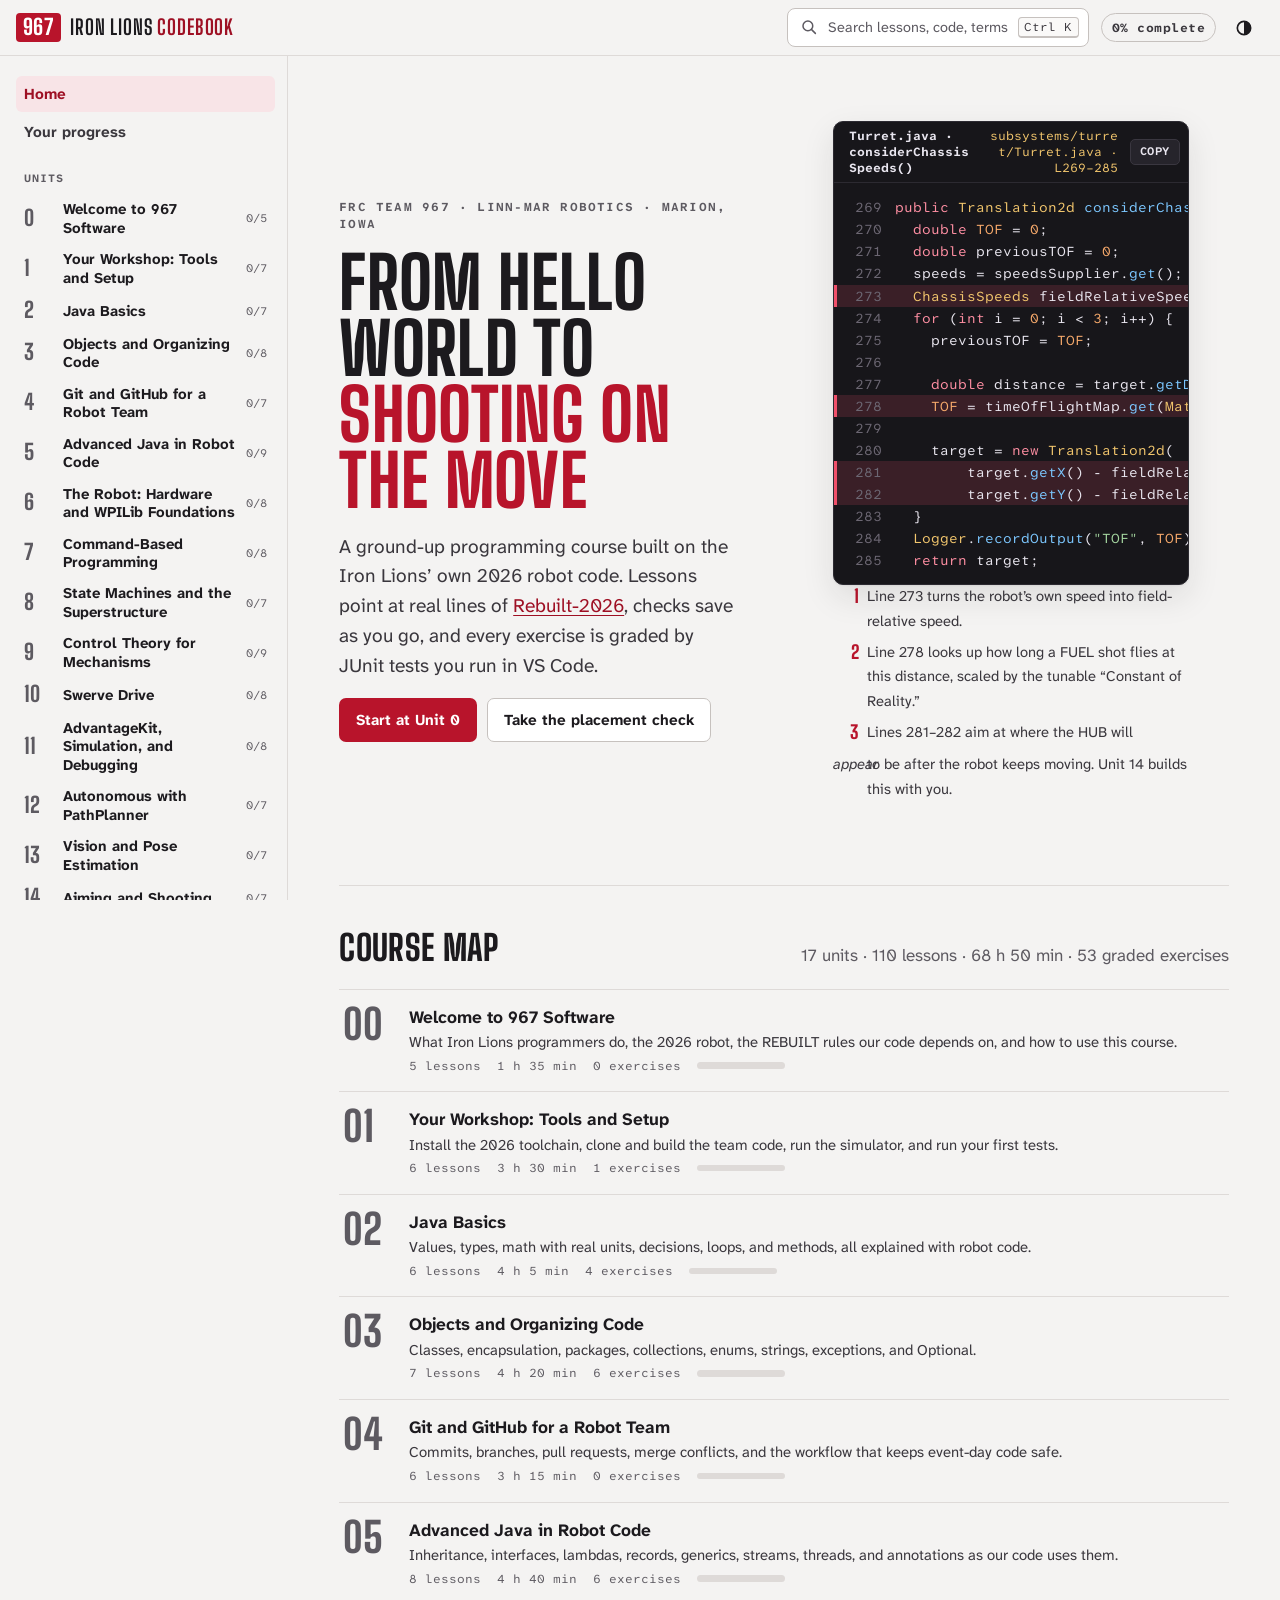
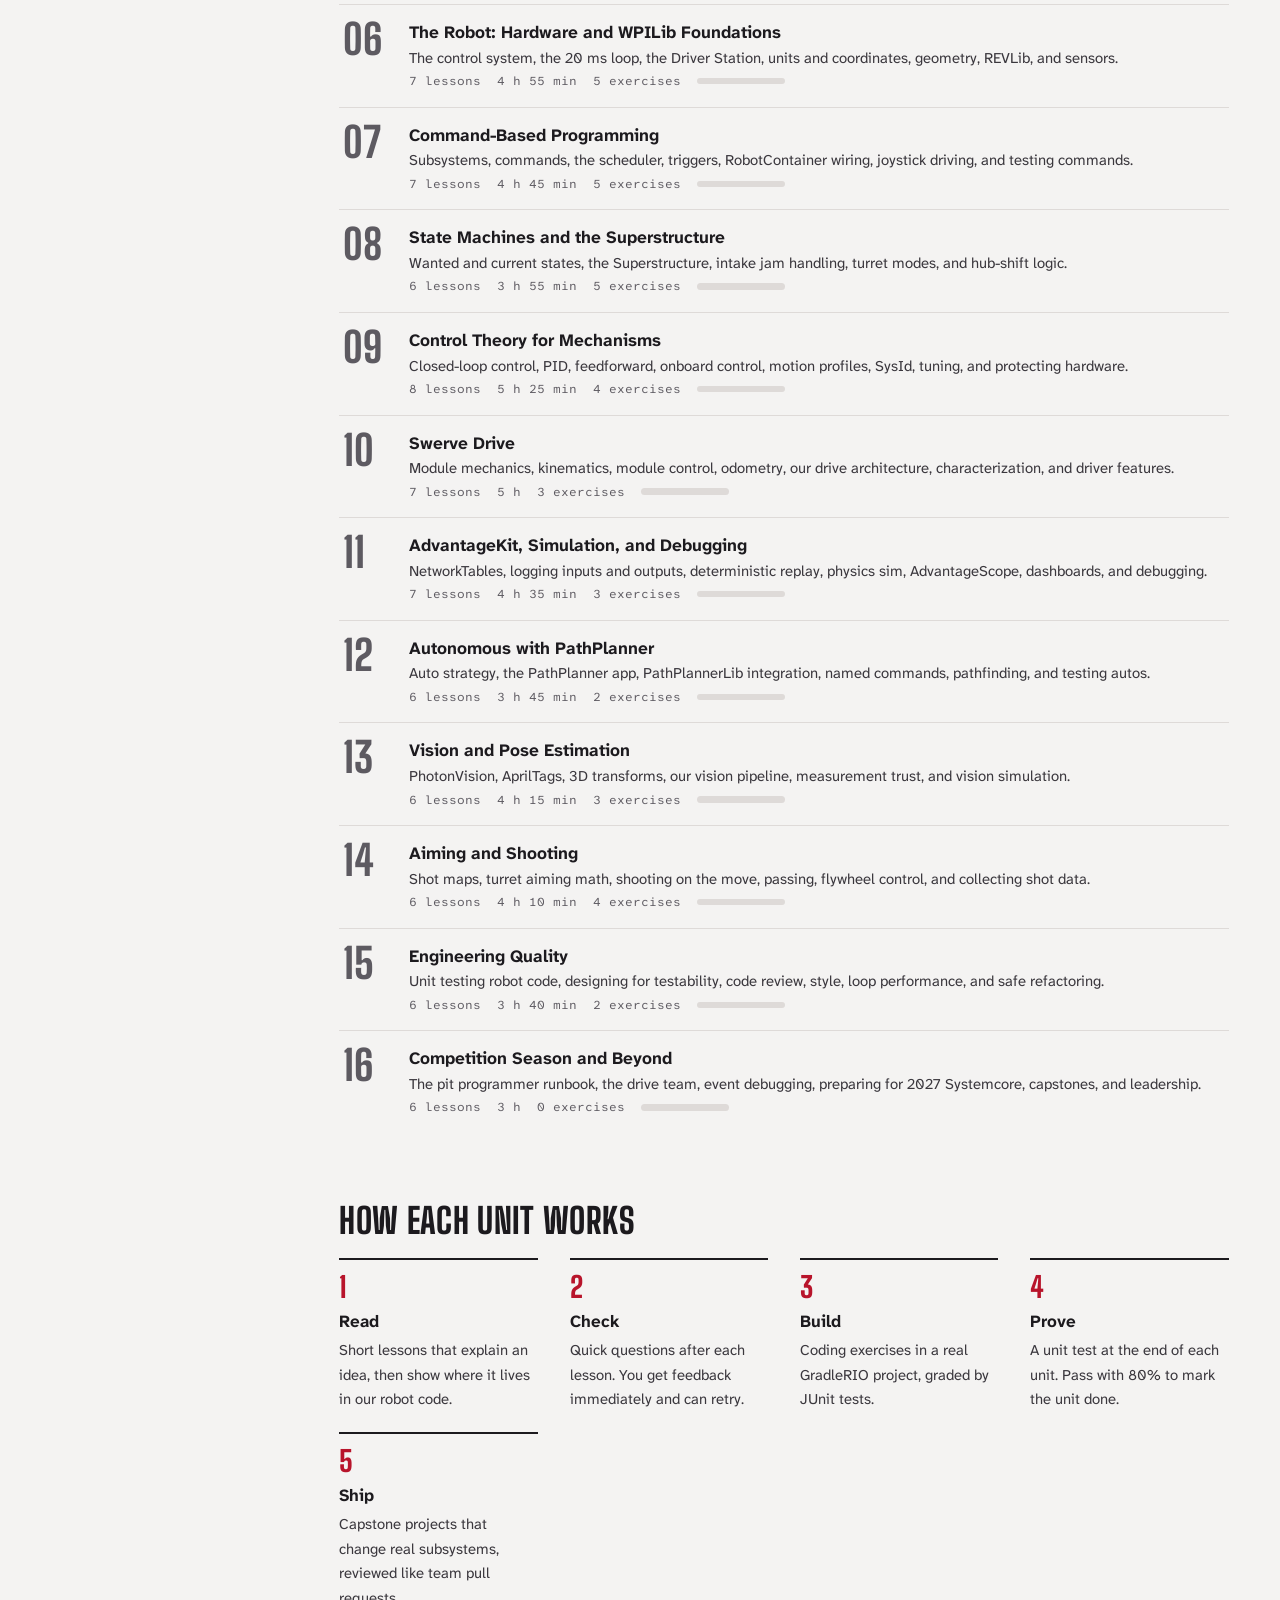
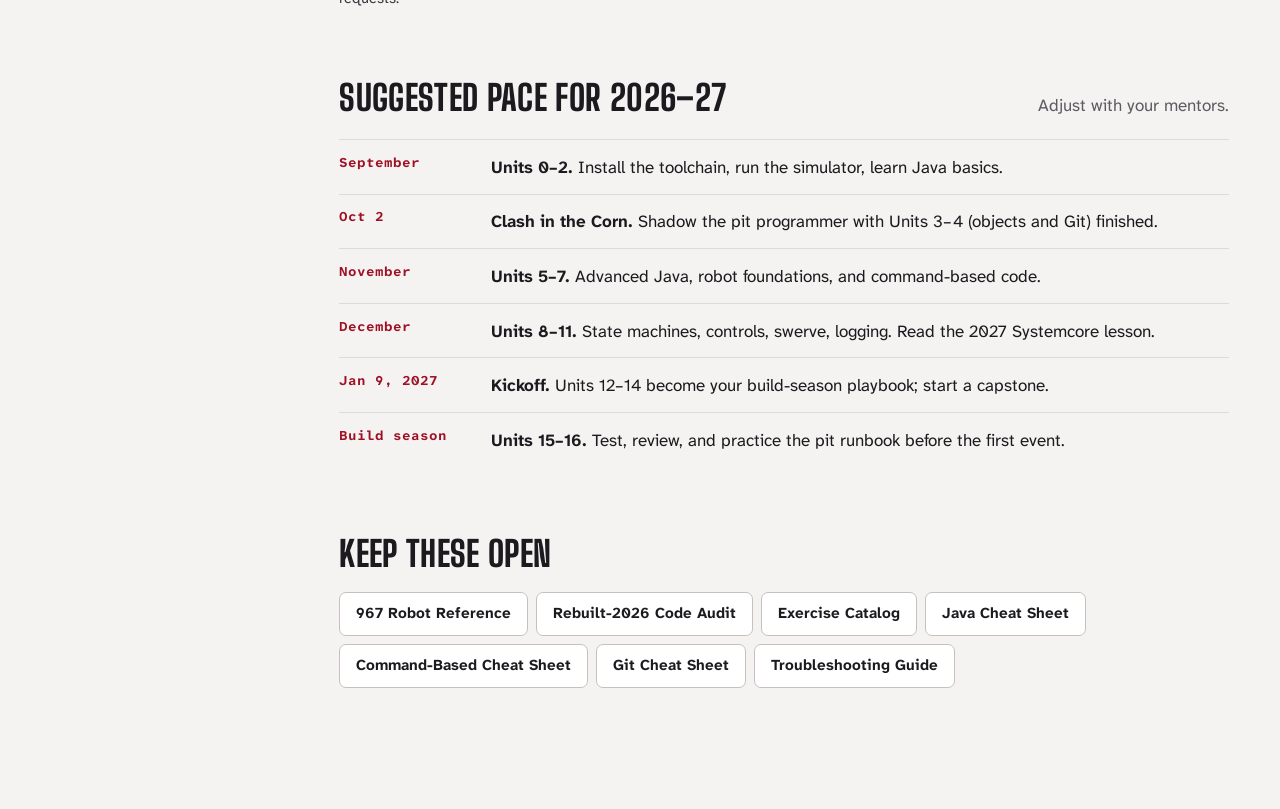
<file: site/index.html>
<!doctype html>
<html lang="en">
<head>
<meta charset="utf-8">
<meta name="viewport" content="width=device-width, initial-scale=1">
<meta name="color-scheme" content="light dark">
<title>Iron Lions Codebook</title>
<meta name="description" content="Programming for FRC Team 967, from your first line of Java to shooting on the move">
<!-- Built 2026-09-12T03:59:29.657Z from Rebuilt-2026@fe04405 -->
<script>
try {
  var pinned = localStorage.getItem('codebook:theme');
  if (pinned === 'light' || pinned === 'dark') {
    document.documentElement.setAttribute('data-theme', pinned);
    document.querySelector('meta[name="color-scheme"]').content = pinned;
  }
} catch (e) {}
</script>
<link rel="preconnect" href="https://fonts.googleapis.com">
<link rel="preconnect" href="https://fonts.gstatic.com" crossorigin>
<link rel="stylesheet" href="https://fonts.googleapis.com/css2?family=Big+Shoulders+Display:wght@700;800&display=swap">
<link rel="stylesheet" href="https://fonts.googleapis.com/css2?family=Atkinson+Hyperlegible+Next:ital,wght@0,400;0,700;1,400&display=swap">
<link rel="stylesheet" href="https://fonts.googleapis.com/css2?family=Atkinson+Hyperlegible+Mono:wght@400;700&display=swap">
<link rel="stylesheet" href="assets/app.css?v=mtxuw516">
</head>
<body>
<a class="skip-link" href="#main">Skip to content</a>
<header class="topbar">
  <button class="icon-btn nav-open" type="button" aria-controls="nav-dialog" aria-expanded="false" aria-label="Course menu"><svg aria-hidden="true" viewBox="0 0 24 24" width="22" height="22"><path d="M4 6h16M4 12h16M4 18h16" fill="none" stroke="currentColor" stroke-width="2" stroke-linecap="round"/></svg></button>
  <a class="brand" href="#/" aria-label="Iron Lions Codebook home">
    <span class="brand-mark" aria-hidden="true">967</span>
    <span class="brand-name">Iron Lions <span class="brand-strong">Codebook</span></span>
  </a>
  <button class="search-open" type="button" aria-haspopup="dialog" aria-controls="search-dialog"><svg aria-hidden="true" viewBox="0 0 24 24" width="18" height="18"><circle cx="10.5" cy="10.5" r="6.5" fill="none" stroke="currentColor" stroke-width="2"/><path d="m15.5 15.5 5 5" fill="none" stroke="currentColor" stroke-width="2" stroke-linecap="round"/></svg><span class="search-open-label">Search lessons, code, terms</span><kbd class="search-kbd">Ctrl K</kbd></button>
  <div class="topbar-end">
    <a class="progress-pill" id="progress-pill" href="#/progress">0% complete</a>
    <button class="icon-btn theme-toggle" type="button" aria-pressed="false" hidden><svg aria-hidden="true" viewBox="0 0 24 24" width="20" height="20"><circle cx="12" cy="12" r="8" fill="none" stroke="currentColor" stroke-width="2"/><path d="M12 4a8 8 0 0 1 0 16z" fill="currentColor"/></svg><span class="visually-hidden theme-toggle-label">Switch theme</span></button>
  </div>
</header>
<div class="layout">
  <nav class="sidebar" id="sidebar" aria-label="Course"></nav>
  <main class="main" id="main" tabindex="-1">
    <div class="view" id="view"><p class="loading">Loading the Codebook…</p></div>
    <noscript><p class="loading">The Codebook needs JavaScript for navigation, quizzes, and progress tracking.</p></noscript>
  </main>
  <aside class="toc" id="toc" aria-label="On this page"></aside>
</div>
<dialog class="nav-dialog" id="nav-dialog" aria-label="Course menu" closedby="any">
  <div class="nav-dialog-head"><span class="nav-dialog-title">Course menu</span><button class="btn btn-quiet nav-close" type="button">Close</button></div>
  <div class="nav-dialog-body"></div>
</dialog>
<dialog class="search-dialog" id="search-dialog" aria-labelledby="search-label" closedby="any">
  <div class="search-head">
    <svg aria-hidden="true" viewBox="0 0 24 24" width="18" height="18"><circle cx="10.5" cy="10.5" r="6.5" fill="none" stroke="currentColor" stroke-width="2"/><path d="m15.5 15.5 5 5" fill="none" stroke="currentColor" stroke-width="2" stroke-linecap="round"/></svg>
    <label class="visually-hidden" id="search-label" for="search-input">Search the course</label>
    <input class="search-input" id="search-input" type="search" placeholder="Try “odometry”, “CAN ID”, or “Superstructure”" autocomplete="off" spellcheck="false" enterkeyhint="search">
    <button class="btn btn-quiet search-close" type="button">Close</button>
  </div>
  <p class="search-status" id="search-status" aria-live="polite"></p>
  <ol class="search-results" id="search-results"></ol>
</dialog>
<div class="toast" id="toast" role="status" aria-live="polite" hidden></div>
<script src="assets/course-index.js?v=mtxuw516"></script>
<script src="assets/app.js?v=mtxuw516"></script>
<script src="assets/quiz.js?v=mtxuw516"></script>
<script src="assets/extras.js?v=mtxuw516"></script>
</body>
</html>
</file>
<file: site/assets/app.css>
/* Iron Lions Codebook — "pit binder" design system. Light tokens on :root; dark tokens for system-dark
   (unless pinned light) and for data-theme="dark". Components only ever read tokens. */
:root {
  color-scheme: light dark;
  --ground: #f4f3f2;
  --surface: #ffffff;
  --raised: #faf9f8;
  --ink: #1c1a1e;
  --ink-2: #3a373d;
  --muted: #5d5a61;
  --rule: #dedad8;
  --rule-strong: #c6c1be;
  --inline-code: #ebe8e6;
  --accent: #b8142b;
  --accent-hover: #9c0f23;
  --accent-ink: #ffffff;
  --accent-soft: #f8e4e7;
  --accent-text: #9e1024;
  --pass: #1d7a4b;
  --pass-soft: #e1f2e8;
  --fail: #b3261e;
  --fail-soft: #fbe6e4;
  --warn: #855600;
  --warn-soft: #fbf0d9;
  --info: #2a5db0;
  --info-soft: #e4ecfa;
  --focus: #1b56c9;
  --backdrop: rgba(18, 16, 20, 0.45);
  --shadow: 0 1px 2px rgba(28, 26, 30, 0.06), 0 12px 32px rgba(28, 26, 30, 0.1);
  --code-bg: #17161a;
  --code-ink: #e9e6ef;
  --code-muted: #8f8a96;
  --code-rule: #2c2a31;
  --code-hl: rgba(240, 80, 106, 0.16);
  --font-display: "Big Shoulders Display", "Arial Narrow", "Roboto Condensed", "Helvetica Neue", Arial, sans-serif;
  --font-body: "Atkinson Hyperlegible Next", system-ui, -apple-system, "Segoe UI", Roboto, sans-serif;
  --font-mono: "Atkinson Hyperlegible Mono", ui-monospace, "Cascadia Code", "SF Mono", Consolas, monospace;
  --topbar-h: 3.5rem;
  accent-color: var(--accent);
}
@media (prefers-color-scheme: dark) {
  :root:not([data-theme="light"]) {
    --ground: #131215;
    --surface: #1b1a1e;
    --raised: #211f25;
    --ink: #edeae7;
    --ink-2: #d5d1ce;
    --muted: #a6a2a9;
    --rule: #33303a;
    --rule-strong: #4a4650;
    --inline-code: #2a282e;
    --accent: #f0506a;
    --accent-hover: #ff6d84;
    --accent-ink: #1a0508;
    --accent-soft: #3a1820;
    --accent-text: #ff8b9d;
    --pass: #4cc38a;
    --pass-soft: #15301f;
    --fail: #ff7b72;
    --fail-soft: #3a1816;
    --warn: #e3b341;
    --warn-soft: #33280e;
    --info: #7aa7ff;
    --info-soft: #172439;
    --focus: #8ab4ff;
    --backdrop: rgba(0, 0, 0, 0.6);
    --shadow: 0 1px 2px rgba(0, 0, 0, 0.4), 0 12px 32px rgba(0, 0, 0, 0.45);
    --code-bg: #0e0d10;
    --code-rule: #26242a;
  }
}
:root[data-theme="dark"] {
  color-scheme: dark;
  --ground: #131215;
  --surface: #1b1a1e;
  --raised: #211f25;
  --ink: #edeae7;
  --ink-2: #d5d1ce;
  --muted: #a6a2a9;
  --rule: #33303a;
  --rule-strong: #4a4650;
  --inline-code: #2a282e;
  --accent: #f0506a;
  --accent-hover: #ff6d84;
  --accent-ink: #1a0508;
  --accent-soft: #3a1820;
  --accent-text: #ff8b9d;
  --pass: #4cc38a;
  --pass-soft: #15301f;
  --fail: #ff7b72;
  --fail-soft: #3a1816;
  --warn: #e3b341;
  --warn-soft: #33280e;
  --info: #7aa7ff;
  --info-soft: #172439;
  --focus: #8ab4ff;
  --backdrop: rgba(0, 0, 0, 0.6);
  --shadow: 0 1px 2px rgba(0, 0, 0, 0.4), 0 12px 32px rgba(0, 0, 0, 0.45);
  --code-bg: #0e0d10;
  --code-rule: #26242a;
}
:root[data-theme="light"] { color-scheme: light; }

*, *::before, *::after { box-sizing: border-box; }
html { scroll-padding-top: calc(var(--topbar-h) + 1rem); -webkit-text-size-adjust: 100%; }
body {
  margin: 0;
  background: var(--ground);
  color: var(--ink);
  font: 400 1.0625rem/1.65 var(--font-body);
  text-rendering: optimizeLegibility;
}
img, svg { max-width: 100%; }
:focus-visible { outline: 3px solid var(--focus); outline-offset: 2px; }
.visually-hidden:where(:not(:focus-within, :active)) {
  position: absolute !important; clip-path: inset(50%) !important; overflow: hidden !important;
  width: 1px !important; height: 1px !important; margin: -1px !important; padding: 0 !important;
  border: 0 !important; white-space: nowrap !important;
}
.skip-link {
  position: fixed; left: 1rem; top: -4rem; z-index: 100; padding: 0.6rem 1rem;
  background: var(--ink); color: var(--ground); border-radius: 6px; font-weight: 700;
}
.skip-link:focus { top: 0.75rem; }

/* ---------- top bar ---------- */
.topbar {
  position: sticky; top: 0; z-index: 30; display: flex; align-items: center; gap: 0.75rem;
  height: var(--topbar-h); padding: 0 1rem;
  background: var(--ground); background: color-mix(in srgb, var(--ground) 90%, transparent);
  backdrop-filter: saturate(1.2) blur(10px); border-bottom: 1px solid var(--rule);
}
.icon-btn {
  display: inline-grid; place-items: center; width: 2.5rem; height: 2.5rem; padding: 0;
  border: 1px solid transparent; border-radius: 8px; background: none; color: var(--ink); cursor: pointer;
}
.icon-btn:hover { background: var(--raised); border-color: var(--rule); }
.nav-open { display: none; }
.brand { display: flex; align-items: center; gap: 0.6rem; color: var(--ink); text-decoration: none; margin-right: auto; }
.brand-mark {
  font: 800 1.35rem/1 var(--font-display); letter-spacing: 0.02em; color: #fff; background: var(--accent);
  padding: 0.28rem 0.42rem 0.2rem; border-radius: 4px;
}
:root[data-theme="dark"] .brand-mark { color: #1a0508; }
@media (prefers-color-scheme: dark) { :root:not([data-theme="light"]) .brand-mark { color: #1a0508; } }
.brand-name { font: 700 1.3rem/1 var(--font-display); letter-spacing: 0.04em; text-transform: uppercase; }
.brand-strong { color: var(--accent-text); }
.search-open {
  display: flex; align-items: center; gap: 0.6rem; min-width: 16rem; height: 2.4rem; padding: 0 0.6rem 0 0.75rem;
  border: 1px solid var(--rule-strong); border-radius: 8px; background: var(--surface); color: var(--muted);
  font: 0.9rem var(--font-body); cursor: pointer;
}
.search-open:hover { color: var(--ink); border-color: var(--ink-2); }
.search-open-label { flex: 1; text-align: left; }
.search-kbd, kbd {
  font: 0.75rem/1 var(--font-mono); padding: 0.2rem 0.35rem; border: 1px solid var(--rule-strong);
  border-bottom-width: 2px; border-radius: 4px; background: var(--raised); color: var(--ink-2);
}
.topbar-end { display: flex; align-items: center; gap: 0.5rem; }
.progress-pill {
  font: 700 0.78rem var(--font-mono); letter-spacing: 0.04em; color: var(--ink-2); text-decoration: none;
  padding: 0.35rem 0.6rem; border: 1px solid var(--rule-strong); border-radius: 999px; font-variant-numeric: tabular-nums;
  white-space: nowrap;
}
.progress-pill:hover { border-color: var(--ink-2); }

/* ---------- layout ---------- */
.layout {
  display: grid; grid-template-columns: 18rem minmax(0, 1fr) 14.5rem; max-width: 92rem; margin: 0 auto;
}
.sidebar {
  position: sticky; top: var(--topbar-h); height: calc(100vh - var(--topbar-h)); overflow-y: auto;
  padding: 1.25rem 0.75rem 4rem 1rem; border-right: 1px solid var(--rule); scrollbar-width: thin;
}
.main { min-width: 0; padding: 2.5rem clamp(1rem, 4vw, 3.5rem) 6rem; outline: none; }
.view { max-width: 45rem; margin: 0 auto; }
.view.view-wide { max-width: 72rem; }
.toc {
  position: sticky; top: var(--topbar-h); height: calc(100vh - var(--topbar-h)); overflow-y: auto;
  padding: 2.75rem 1rem 3rem 0.5rem; scrollbar-width: thin;
}
.loading { color: var(--muted); }
@media (min-width: 1241px) {
  .layout.no-toc { grid-template-columns: 18rem minmax(0, 1fr); }
  .layout.no-toc .toc { display: none; }
}
@media (max-width: 1240px) {
  .layout { grid-template-columns: 17rem minmax(0, 1fr); }
  .toc { display: none; }
}
@media (max-width: 900px) {
  .layout { grid-template-columns: minmax(0, 1fr); }
  .sidebar { display: none; }
  .nav-open { display: inline-grid; }
  .search-open { min-width: 0; }
  .search-open-label, .search-kbd { display: none; }
  .brand-name { font-size: 1.1rem; }
}
@media (max-width: 520px) {
  .progress-pill { display: none; }
  .brand-name { display: none; }
}

/* ---------- sidebar navigation ---------- */
.nav-list, .nav-lessons { list-style: none; margin: 0; padding: 0; }
.nav-top { display: grid; gap: 0.15rem; margin-bottom: 1rem; }
.nav-top a { display: block; padding: 0.35rem 0.5rem; border-radius: 6px; color: var(--ink-2); text-decoration: none; font-weight: 700; font-size: 0.95rem; }
.nav-top a:hover { background: var(--raised); }
.nav-top a[aria-current="page"] { background: var(--accent-soft); color: var(--accent-text); }
.nav-heading { font: 700 0.7rem var(--font-mono); letter-spacing: 0.1em; text-transform: uppercase; color: var(--muted); margin: 1.25rem 0.5rem 0.5rem; }
.nav-unit-toggle {
  display: grid; grid-template-columns: 2.1rem minmax(0, 1fr) auto; align-items: center; gap: 0.35rem; width: 100%;
  padding: 0.4rem 0.5rem; border: 0; border-radius: 6px; background: none; color: var(--ink); text-align: left;
  font: 700 0.93rem/1.25 var(--font-body); cursor: pointer;
}
.nav-unit-toggle:hover { background: var(--raised); }
.nav-unit-num { font: 800 1.35rem/1 var(--font-display); color: var(--muted); font-variant-numeric: tabular-nums; }
.nav-unit.is-current .nav-unit-num { color: var(--accent); }
.nav-unit-meter { font: 0.72rem var(--font-mono); color: var(--muted); font-variant-numeric: tabular-nums; }
.nav-lessons { margin: 0.1rem 0 0.6rem 2.35rem; border-left: 1px solid var(--rule); }
.nav-link {
  display: flex; align-items: baseline; gap: 0.5rem; padding: 0.3rem 0.5rem 0.3rem 0.65rem; color: var(--ink-2);
  text-decoration: none; font-size: 0.9rem; line-height: 1.35; border-radius: 0 6px 6px 0;
}
.nav-link:hover { background: var(--raised); color: var(--ink); }
.nav-link[aria-current="page"] { background: var(--accent-soft); color: var(--accent-text); font-weight: 700; }
.nav-status {
  flex: none; width: 0.6rem; height: 0.6rem; border-radius: 50%; border: 1.5px solid var(--rule-strong); transform: translateY(0.05rem);
}
.nav-status[data-status="started"] { border-color: var(--pass); background: linear-gradient(90deg, var(--pass) 50%, transparent 50%); }
.nav-status[data-status="done"] { border-color: var(--pass); background: var(--pass); }
.nav-kind { font: 0.68rem var(--font-mono); color: var(--muted); margin-left: auto; text-transform: uppercase; letter-spacing: 0.06em; }

/* ---------- on this page ---------- */
.toc-title { font: 700 0.7rem var(--font-mono); letter-spacing: 0.1em; text-transform: uppercase; color: var(--muted); margin: 0 0 0.6rem; }
.toc-list { list-style: none; margin: 0; padding: 0; display: grid; gap: 0.1rem; }
.toc-link { display: block; padding: 0.2rem 0 0.2rem 0.75rem; font-size: 0.84rem; line-height: 1.35; color: var(--muted); text-decoration: none; border-left: 2px solid var(--rule); }
.toc-link.toc-l3 { padding-left: 1.5rem; }
.toc-link:hover { color: var(--ink); }
.toc-link[aria-current="true"] { color: var(--ink); border-left-color: var(--accent); font-weight: 700; }

/* ---------- content typography ---------- */
.view h2 { font: 700 1.6rem/1.2 var(--font-body); letter-spacing: -0.01em; margin: 3rem 0 0.75rem; text-wrap: balance; }
.view h3 { font: 700 1.2rem/1.3 var(--font-body); margin: 2.25rem 0 0.5rem; text-wrap: balance; }
.view h4 { font: 700 1rem/1.3 var(--font-body); margin: 1.75rem 0 0.4rem; }
.view h2:focus, .view h3:focus { outline: none; }
.view p, .view ul, .view ol { margin: 0 0 1.1rem; }
.view li { margin: 0.3rem 0; }
.view li > ul, .view li > ol { margin: 0.3rem 0; }
.view a { color: var(--accent-text); text-decoration-thickness: 1px; text-underline-offset: 0.18em; }
.view a:hover { text-decoration-thickness: 2px; }
.view a.repo-link::after { content: "↗"; font-size: 0.8em; margin-left: 0.15em; }
.view strong { font-weight: 700; color: var(--ink); }
.view hr { border: 0; border-top: 1px solid var(--rule); margin: 2.5rem 0; }
.view blockquote { margin: 1.5rem 0; padding: 0.25rem 0 0.25rem 1.25rem; border-left: 3px solid var(--rule-strong); color: var(--ink-2); }
:not(pre) > code {
  font: 0.88em var(--font-mono); padding: 0.08em 0.35em; border-radius: 4px; background: var(--inline-code);
  border: 1px solid var(--rule); overflow-wrap: anywhere;
}
.missing { color: var(--fail); font-weight: 700; }

/* ---------- page header & footer ---------- */
.page-head { margin-bottom: 2.25rem; }
.eyebrow { display: flex; flex-wrap: wrap; gap: 0.35rem 0.75rem; font: 700 0.75rem/1.3 var(--font-mono); letter-spacing: 0.09em; text-transform: uppercase; color: var(--muted); margin: 0; }
.eyebrow a { color: var(--accent-text); text-decoration: none; }
.page-title { font: 800 clamp(2.5rem, 5.4vw, 3.6rem)/0.98 var(--font-display); letter-spacing: 0.005em; margin: 0.55rem 0 0.85rem; text-wrap: balance; }
.page-summary { font-size: 1.2rem; line-height: 1.5; color: var(--ink-2); margin: 0 0 1.25rem; max-width: 40rem; }
.meta-row {
  display: flex; flex-wrap: wrap; gap: 0.35rem 1.4rem; margin: 0; padding: 0.7rem 0; list-style: none;
  border-top: 1px solid var(--rule); border-bottom: 1px solid var(--rule); font: 0.84rem var(--font-mono); color: var(--muted);
  font-variant-numeric: tabular-nums;
}
.meta-row li { margin: 0; }
.meta-row strong { color: var(--ink); }
.file-chips { display: flex; flex-wrap: wrap; gap: 0.4rem; margin: 0.9rem 0 0; padding: 0; list-style: none; }
.file-chips li { margin: 0; }
.chip {
  display: inline-block; font: 0.76rem/1.4 var(--font-mono); padding: 0.18rem 0.5rem; border: 1px solid var(--rule-strong);
  border-radius: 4px; color: var(--ink-2); background: var(--surface); text-decoration: none;
}
.view a.chip { color: var(--ink-2); }
.view a.chip:hover { border-color: var(--ink-2); color: var(--ink); }
.objectives { margin: 1.5rem 0 0; padding: 1rem 1.25rem 0.4rem; background: var(--raised); border: 1px solid var(--rule); border-radius: 8px; }
.objectives-title { font: 700 0.72rem var(--font-mono); letter-spacing: 0.09em; text-transform: uppercase; color: var(--muted); margin: 0 0 0.4rem; }
.objectives ul { padding-left: 1.1rem; }
.page-foot { margin-top: 4.5rem; padding-top: 1.5rem; border-top: 2px solid var(--ink); display: grid; gap: 1.5rem; }
.complete-row { display: flex; flex-wrap: wrap; align-items: center; gap: 0.75rem 1rem; }
.complete-note { color: var(--muted); font-size: 0.9rem; margin: 0; }
.pager { display: grid; grid-template-columns: 1fr 1fr; gap: 1rem; }
.pager-link {
  display: grid; gap: 0.2rem; padding: 0.9rem 1rem; border: 1px solid var(--rule-strong); border-radius: 8px;
  background: var(--surface); color: var(--ink); text-decoration: none;
}
.view a.pager-link { color: var(--ink); text-decoration: none; }
.pager-link:hover { border-color: var(--ink-2); }
.pager-link.next { grid-column: 2; text-align: right; }
.pager-label { font: 700 0.7rem var(--font-mono); letter-spacing: 0.09em; text-transform: uppercase; color: var(--muted); }
.pager-title { font-weight: 700; line-height: 1.3; }

/* ---------- buttons & toast ---------- */
.btn {
  display: inline-flex; align-items: center; justify-content: center; gap: 0.45rem; min-height: 2.75rem; padding: 0.55rem 1rem;
  border: 1px solid transparent; border-radius: 7px; font: 700 0.95rem/1.2 var(--font-body); cursor: pointer; text-decoration: none;
}
.btn-primary { background: var(--accent); color: var(--accent-ink); }
.btn-primary:hover { background: var(--accent-hover); }
.btn-quiet { background: var(--surface); color: var(--ink); border-color: var(--rule-strong); }
.btn-quiet:hover { border-color: var(--ink-2); }
.view a.btn-primary { color: var(--accent-ink); }
.view a.btn-quiet { color: var(--ink); }
.btn[aria-pressed="true"] { background: var(--pass-soft); border-color: var(--pass); color: var(--ink); }
.btn:disabled { opacity: 0.55; cursor: not-allowed; }
.toast {
  position: fixed; left: 50%; bottom: 1.5rem; z-index: 60; transform: translateX(-50%); max-width: calc(100vw - 2rem);
  padding: 0.7rem 1rem; border-radius: 8px; background: var(--ink); color: var(--ground); font-weight: 700; box-shadow: var(--shadow);
}

/* ---------- code blocks (always dark) ---------- */
.code-block {
  color-scheme: dark; position: relative; margin: 1.5rem 0; background: var(--code-bg); color: var(--code-ink);
  border: 1px solid var(--code-rule); border-radius: 10px; overflow: hidden;
}
.code-cap {
  display: flex; align-items: center; gap: 0.75rem; min-height: 2.4rem; padding: 0.35rem 0.5rem 0.35rem 0.9rem;
  border-bottom: 1px solid var(--code-rule); font: 0.78rem/1.3 var(--font-mono); color: var(--code-muted);
}
.code-title { color: var(--code-ink); font-weight: 700; overflow-wrap: anywhere; }
.code-lang { margin-left: auto; text-transform: uppercase; letter-spacing: 0.08em; }
.code-src { margin-left: auto; color: #f2c66d; text-decoration: none; overflow-wrap: anywhere; text-align: right; }
.view a.code-src { color: #f2c66d; }
.code-src:hover { text-decoration: underline; }
.copy-btn {
  flex: none; font: 700 0.72rem var(--font-mono); letter-spacing: 0.05em; text-transform: uppercase; color: var(--code-ink);
  background: #26242b; border: 1px solid #3a3740; border-radius: 5px; padding: 0.3rem 0.55rem; cursor: pointer;
}
.copy-btn:hover { background: #33303a; }
.code-block > .copy-btn { position: absolute; top: 0.45rem; right: 0.5rem; z-index: 1; }
.code-cap + pre .copy-btn { display: none; }
pre.code { margin: 0; padding: 0.85rem 0; overflow-x: auto; font: 0.86rem/1.6 var(--font-mono); tab-size: 4; background: none; color: inherit; }
pre.code code { font: inherit; display: block; min-width: max-content; }
.line { display: block; min-height: 1.6em; padding: 0 1rem; white-space: pre; }
.numbered .line::before {
  content: attr(data-n); display: inline-block; width: 3.5ch; margin-right: 1.5ch; text-align: right; color: #6c6773; user-select: none;
}
.line.hl { background: var(--code-hl); box-shadow: inset 3px 0 0 #f0506a; }
.tk-kw, .tk-lit { color: #ff8fa3; }
.tk-ty { color: #f2c66d; }
.tk-fn { color: #7cc7ff; }
.tk-str { color: #a5d6a0; }
.tk-num, .tk-const { color: #f6a96b; }
.tk-com { color: #8f8a96; font-style: italic; }
.tk-ann, .tk-var { color: #c9a6ff; }
.tk-key { color: #7cc7ff; }
.tk-flag { color: #f2c66d; }
.tk-ins { color: #a5d6a0; }
.tk-del { color: #ff8fa3; }
.tk-hunk { color: #7cc7ff; }

/* ---------- callouts, details, tables, steps, tasks, diagrams ---------- */
.callout { margin: 1.75rem 0; padding: 0.9rem 1.2rem 0.2rem; border: 1px solid var(--rule); border-radius: 8px; background: var(--raised); }
.callout-title { display: flex; align-items: center; gap: 0.5rem; margin: 0 0 0.35rem; font: 700 0.74rem/1.3 var(--font-mono); letter-spacing: 0.09em; text-transform: uppercase; color: var(--muted); }
.callout > :last-child { margin-bottom: 0.9rem; }
.callout-tip { background: var(--pass-soft); border-color: color-mix(in srgb, var(--pass) 30%, transparent); }
.callout-tip .callout-title { color: var(--pass); }
.callout-info, .callout-note { background: var(--info-soft); border-color: color-mix(in srgb, var(--info) 28%, transparent); }
.callout-info .callout-title, .callout-note .callout-title { color: var(--info); }
.callout-warning { background: var(--warn-soft); border-color: color-mix(in srgb, var(--warn) 35%, transparent); }
.callout-warning .callout-title { color: var(--warn); }
.callout-danger { background: var(--fail-soft); border-color: color-mix(in srgb, var(--fail) 35%, transparent); }
.callout-danger .callout-title { color: var(--fail); }
.callout-team { background: var(--accent-soft); border-color: color-mix(in srgb, var(--accent) 30%, transparent); }
.callout-team .callout-title { color: var(--accent-text); }
.callout-team .callout-title::before {
  content: "967"; font: 800 0.9rem/1 var(--font-display); letter-spacing: 0.02em; color: var(--accent-ink); background: var(--accent);
  padding: 0.18rem 0.3rem 0.12rem; border-radius: 3px;
}
.callout-try { background: var(--surface); border-style: dashed; border-color: var(--rule-strong); }
.details { margin: 1.25rem 0; border: 1px solid var(--rule); border-radius: 8px; background: var(--surface); }
.details > summary { cursor: pointer; padding: 0.7rem 1rem; font-weight: 700; }
.details-body { padding: 0 1rem 0.2rem; }
.table-wrap { margin: 1.5rem 0; overflow-x: auto; }
.view table { width: 100%; border-collapse: collapse; font-size: 0.93rem; font-variant-numeric: tabular-nums; }
.view th { text-align: left; font: 700 0.72rem/1.3 var(--font-mono); letter-spacing: 0.07em; text-transform: uppercase; color: var(--muted); border-bottom: 2px solid var(--ink); padding: 0.5rem 0.65rem; vertical-align: bottom; }
.view td { padding: 0.55rem 0.65rem; border-bottom: 1px solid var(--rule); vertical-align: top; }
.steps > ol { list-style: none; counter-reset: step; padding-left: 0; }
.steps > ol > li { counter-increment: step; position: relative; padding-left: 2.9rem; margin: 1.2rem 0; }
.steps > ol > li::before { content: counter(step); position: absolute; left: 0; top: -0.1rem; width: 2rem; text-align: right; font: 800 1.7rem/1 var(--font-display); color: var(--accent); }
.task-list { list-style: none; padding-left: 0; }
.task { display: flex; align-items: flex-start; gap: 0.65rem; }
.task input { width: 1.15rem; height: 1.15rem; margin-top: 0.3rem; flex: none; }
.task label > :last-child { margin-bottom: 0; }
.task input:checked + label { color: var(--muted); text-decoration: line-through; text-decoration-color: var(--rule-strong); }
.diagram { margin: 2rem 0; }
.diagram svg { display: block; width: 100%; height: auto; color: var(--ink); font-family: var(--font-body); }
.diagram figcaption { margin-top: 0.6rem; font-size: 0.88rem; color: var(--muted); }
.d-ink { fill: var(--ink); }
.d-muted { fill: var(--muted); }
.d-soft { fill: var(--raised); }
.d-surface { fill: var(--surface); }
.d-accent { fill: var(--accent); }
.d-accent-soft { fill: var(--accent-soft); }
.d-pass { fill: var(--pass); }
.d-info { fill: var(--info); }
.d-info-soft { fill: var(--info-soft); }
.d-warn-soft { fill: var(--warn-soft); }
.d-line { stroke: var(--ink); fill: none; }
.d-rule { stroke: var(--rule-strong); fill: none; }
.d-accent-line { stroke: var(--accent); fill: none; }
.d-info-line { stroke: var(--info); fill: none; }
.d-text { fill: var(--ink); font-size: 13px; }
.d-small { fill: var(--muted); font-size: 11px; }
.d-mono { font-family: var(--font-mono); }
.d-title { fill: var(--ink); font-size: 14px; font-weight: 700; }
.d-num { fill: var(--accent); font-family: var(--font-display); font-weight: 800; font-size: 22px; }

/* ---------- quizzes & unit tests ---------- */
.quiz { margin: 3.5rem 0 1.5rem; padding-top: 1.25rem; border-top: 2px solid var(--ink); }
.quiz-head { margin-bottom: 0.5rem; }
.view .quiz-title { margin: 0 0 0.2rem; }
.quiz-sub { margin: 0; color: var(--muted); font: 0.84rem var(--font-mono); }
.q-form, .exam-form > .q { padding: 1.4rem 0; border-bottom: 1px solid var(--rule); }
fieldset.q { border: 0; margin: 0; padding: 0; min-width: 0; }
.exam-form > fieldset.q { padding: 1.4rem 0; }
.q-legend { padding: 0; margin: 0 0 0.4rem; font: 700 0.72rem var(--font-mono); letter-spacing: 0.09em; text-transform: uppercase; color: var(--muted); }
.q-prompt > :last-child { margin-bottom: 0.8rem; }
.q-prompt p { font-weight: 700; }
.q-prompt .code-block { margin: 0.75rem 0 1rem; }
.q-hint { margin: 0 0 0.6rem; color: var(--muted); font-size: 0.9rem; }
.q-choices { display: grid; gap: 0.5rem; }
.q-choices-row { grid-template-columns: repeat(auto-fit, minmax(9rem, 1fr)); max-width: 24rem; }
.q-choice {
  display: flex; align-items: flex-start; gap: 0.7rem; padding: 0.65rem 0.85rem; border: 1px solid var(--rule-strong);
  border-radius: 8px; background: var(--surface); cursor: pointer; line-height: 1.45;
}
.q-choice:hover { border-color: var(--ink-2); }
.q-choice:has(input:checked) { border-color: var(--accent); background: var(--accent-soft); }
.q-choice input { flex: none; width: 1.1rem; height: 1.1rem; margin: 0.18rem 0 0; }
.q-choice-text { flex: 1; min-width: 0; }
.q-mark { flex: none; font: 700 0.72rem/1.6 var(--font-mono); letter-spacing: 0.05em; text-transform: uppercase; }
.q-choice.is-correct { border-color: var(--pass); background: var(--pass-soft); }
.q-choice.is-correct .q-mark { color: var(--pass); }
.q-choice.is-wrong { border-color: var(--fail); background: var(--fail-soft); }
.q-choice.is-wrong .q-mark { color: var(--fail); }
.q[data-locked] .q-choice { cursor: default; }
.q-field { display: grid; gap: 0.3rem; }
.q-input-label { font-weight: 700; font-size: 0.92rem; }
.q-num-wrap { display: inline-flex; align-items: center; gap: 0.5rem; }
.q-input {
  width: min(100%, 24rem); min-height: 2.75rem; padding: 0.5rem 0.75rem; border: 1px solid var(--rule-strong); border-radius: 7px;
  background: var(--surface); color: var(--ink); font: 1rem var(--font-body);
}
.q-input-mono, .q-input-num { font-family: var(--font-mono); }
.q-input-num { width: 11rem; }
.q-unit { font: 0.9rem var(--font-mono); color: var(--muted); }
.q-input[aria-invalid="true"] { border-color: var(--fail); }
.q[data-result="correct"] .q-input { border-color: var(--pass); }
.q-order { list-style: none; counter-reset: ord; display: grid; gap: 0.45rem; padding: 0; margin: 0; }
.q-order-item {
  counter-increment: ord; display: flex; align-items: center; gap: 0.75rem; padding: 0.5rem 0.5rem 0.5rem 0.8rem;
  border: 1px solid var(--rule-strong); border-radius: 8px; background: var(--surface); margin: 0;
}
.q-order-item::before { content: counter(ord); font: 800 1.2rem/1 var(--font-display); color: var(--muted); width: 1.2rem; text-align: right; }
.q-order-text { flex: 1; }
.q-order-moves { display: flex; gap: 0.25rem; }
.q-move { width: 2.25rem; height: 2.25rem; border: 1px solid var(--rule-strong); border-radius: 6px; background: var(--raised); color: var(--ink); cursor: pointer; font-size: 1rem; }
.q-move:hover { border-color: var(--ink-2); }
.q-order-item.is-correct { border-color: var(--pass); background: var(--pass-soft); }
.q-order-item.is-wrong { border-color: var(--fail); background: var(--fail-soft); }
.q-actions, .exam-actions { display: flex; flex-wrap: wrap; gap: 0.6rem; margin-top: 0.9rem; }
.exam-actions { padding: 1.5rem 0 0.5rem; }
.q-feedback:empty { display: none; }
.q-feedback { margin-top: 0.9rem; padding: 0.8rem 1rem 0.1rem; border-radius: 8px; border: 1px solid var(--rule); background: var(--raised); }
.q-verdict { display: flex; align-items: center; gap: 0.5rem; margin: 0 0 0.45rem; font-weight: 700; }
.q-verdict::before { font: 700 0.95rem var(--font-mono); }
.q-feedback[data-result="correct"] { border-color: color-mix(in srgb, var(--pass) 40%, transparent); background: var(--pass-soft); }
.q-feedback[data-result="correct"] .q-verdict { color: var(--pass); }
.q-feedback[data-result="correct"] .q-verdict::before { content: "✓"; }
.q-feedback[data-result="wrong"] { border-color: color-mix(in srgb, var(--fail) 40%, transparent); background: var(--fail-soft); }
.q-feedback[data-result="wrong"] .q-verdict { color: var(--fail); }
.q-feedback[data-result="wrong"] .q-verdict::before { content: "✗"; }
.q-feedback > :last-child { margin-bottom: 0.8rem; }
.quiz-score { margin: 1rem 0 0; font: 700 0.9rem var(--font-mono); color: var(--ink-2); }
.quiz-score:empty { display: none; }
.exam-result { margin-top: 1rem; padding: 1.25rem 1.4rem; border-radius: 10px; border: 1px solid var(--rule-strong); background: var(--surface); }
.exam-score { display: flex; align-items: baseline; gap: 1rem; flex-wrap: wrap; margin: 0 0 0.35rem; }
.exam-score-num { font: 800 3.4rem/0.9 var(--font-display); font-variant-numeric: tabular-nums; }
.exam-badge { font: 700 0.75rem var(--font-mono); letter-spacing: 0.08em; text-transform: uppercase; padding: 0.3rem 0.55rem; border-radius: 5px; }
.exam-badge.pass { background: var(--pass-soft); color: var(--pass); }
.exam-badge.fail { background: var(--fail-soft); color: var(--fail); }

/* ---------- exercises ---------- */
.exercise { margin: 2.75rem 0; border: 1px solid var(--rule-strong); border-radius: 10px; background: var(--surface); }
.ex-head { padding: 1rem 1.25rem 0.75rem; border-bottom: 1px solid var(--rule); }
.ex-eyebrow { margin: 0; font: 700 0.72rem var(--font-mono); letter-spacing: 0.09em; text-transform: uppercase; color: var(--accent-text); }
.view .ex-title { margin: 0.25rem 0 0.4rem; font-size: 1.3rem; }
.ex-run { margin: 0; font-size: 0.88rem; color: var(--muted); }
.ex-run code { overflow-wrap: anywhere; }
.ex-task { padding: 1rem 1.25rem 0.1rem; }
.ex-hints { padding: 0 1.25rem; }
.hint { margin: 0 0 0.6rem; border: 1px solid var(--rule); border-radius: 7px; background: var(--raised); }
.hint > summary { cursor: pointer; padding: 0.55rem 0.9rem; font-weight: 700; font-size: 0.93rem; }
.hint .details-body { padding: 0 0.9rem 0.1rem; }
.ex-tabs { padding: 0.4rem 1.25rem 0.25rem; }
.ex-tabs [role="tablist"] { display: flex; gap: 0.2rem; border-bottom: 1px solid var(--rule); overflow-x: auto; }
.ex-tabs [role="tab"] {
  padding: 0.6rem 0.9rem 0.5rem; border: 0; border-bottom: 3px solid transparent; background: none; color: var(--muted);
  font: 700 0.9rem var(--font-body); cursor: pointer; white-space: nowrap;
}
.ex-tabs [role="tab"][aria-selected="true"] { color: var(--ink); border-bottom-color: var(--accent); }
.ex-tabs [role="tabpanel"] { padding-top: 0.25rem; }
.ex-gate { margin: 1rem 0; padding: 1rem 1.1rem; border: 1px dashed var(--rule-strong); border-radius: 8px; }
.ex-gate p { margin: 0 0 0.7rem; color: var(--ink-2); }
.ex-done { display: flex; align-items: center; gap: 0.6rem; margin: 0.75rem 0 0; padding: 0.85rem 1.25rem; border-top: 1px solid var(--rule); background: var(--raised); border-radius: 0 0 10px 10px; }
.ex-done input { width: 1.15rem; height: 1.15rem; }

/* ---------- home ---------- */
.hero { display: grid; grid-template-columns: minmax(0, 1fr) minmax(0, 1.08fr); gap: clamp(1.5rem, 4vw, 3.5rem); align-items: center; padding: 0.5rem 0 3rem; border-bottom: 1px solid var(--rule); }
.hero-kicker { margin: 0 0 1rem; font: 700 0.76rem/1.4 var(--font-mono); letter-spacing: 0.1em; text-transform: uppercase; color: var(--muted); }
.hero-title { margin: 0 0 1.1rem; font: 800 clamp(2.8rem, 5.6vw, 4.6rem)/0.92 var(--font-display); text-transform: uppercase; letter-spacing: 0.005em; text-wrap: balance; }
.hero-title em { font-style: normal; color: var(--accent); }
.hero-lede { margin: 0 0 1.5rem; font-size: 1.2rem; line-height: 1.55; color: var(--ink-2); max-width: 34rem; }
.hero-actions { display: flex; flex-wrap: wrap; gap: 0.6rem; }
.hero-code .code-block { margin: 0; box-shadow: var(--shadow); }
.hero-notes { list-style: none; counter-reset: note; margin: 0.9rem 0 0; padding: 0; display: grid; gap: 0.45rem; font-size: 0.92rem; color: var(--ink-2); }
.hero-notes li { counter-increment: note; display: grid; grid-template-columns: 1.6rem 1fr; gap: 0.5rem; margin: 0; }
.hero-notes li::before { content: counter(note); font: 800 1.15rem/1.2 var(--font-display); color: var(--accent); text-align: right; }
.anno { display: inline-block; margin-left: 1.5ch; padding: 0 0.35rem; border-radius: 3px; background: #f0506a; color: #1a0508; font: 700 0.72rem/1.5 var(--font-mono); }
.home-section { padding: 2.75rem 0 0.5rem; }
.home-section-head { display: flex; flex-wrap: wrap; align-items: baseline; justify-content: space-between; gap: 0.5rem 1.5rem; margin-bottom: 1.25rem; }
.view .home-section-head h2 { margin: 0; font: 800 2.2rem/1 var(--font-display); text-transform: uppercase; letter-spacing: 0.01em; }
.home-section-head p { margin: 0; color: var(--muted); }
.resume {
  display: flex; flex-wrap: wrap; align-items: center; justify-content: space-between; gap: 1rem; margin-top: 2rem; padding: 1rem 1.25rem;
  border: 1px solid var(--rule-strong); border-radius: 10px; background: var(--surface);
}
.resume p { margin: 0; }
.resume-label { font: 700 0.72rem var(--font-mono); letter-spacing: 0.09em; text-transform: uppercase; color: var(--muted); }
.course-map { list-style: none; margin: 0; padding: 0; display: grid; grid-template-columns: repeat(auto-fill, minmax(min(100%, 30rem), 1fr)); column-gap: 2.5rem; }
.course-map > li { margin: 0; border-top: 1px solid var(--rule); }
.unit-row { display: grid; grid-template-columns: 3.2rem minmax(0, 1fr); gap: 0.25rem 0.9rem; padding: 1rem 0.25rem 1.1rem; color: var(--ink); text-decoration: none; }
.view a.unit-row { color: var(--ink); text-decoration: none; }
.unit-row:hover .unit-title { color: var(--accent-text); }
.unit-num { grid-row: span 3; font: 800 2.6rem/0.9 var(--font-display); color: var(--muted); font-variant-numeric: tabular-nums; }
.unit-row.is-done .unit-num { color: var(--pass); }
.unit-title { font-weight: 700; font-size: 1.08rem; line-height: 1.3; }
.unit-blurb { color: var(--ink-2); font-size: 0.93rem; line-height: 1.45; }
.unit-stats { display: flex; flex-wrap: wrap; align-items: center; gap: 0.25rem 1rem; font: 0.76rem var(--font-mono); color: var(--muted); font-variant-numeric: tabular-nums; }
.bar { display: inline-block; width: 5.5rem; height: 0.4rem; border-radius: 999px; background: var(--rule); overflow: hidden; vertical-align: middle; }
.bar > span { display: block; height: 100%; background: var(--pass); border-radius: inherit; }
.how-list { list-style: none; counter-reset: how; margin: 0; padding: 0; display: grid; grid-template-columns: repeat(auto-fit, minmax(12rem, 1fr)); gap: 1.25rem 2rem; }
.how-list li { counter-increment: how; margin: 0; padding-top: 0.8rem; border-top: 2px solid var(--ink); }
.how-list li::before { content: counter(how); display: block; font: 800 1.8rem/1 var(--font-display); color: var(--accent); margin-bottom: 0.35rem; }
.how-list strong { display: block; margin-bottom: 0.2rem; }
.how-list p { margin: 0; color: var(--ink-2); font-size: 0.93rem; }
.season { list-style: none; margin: 0; padding: 0; display: grid; gap: 0; }
.season li { display: grid; grid-template-columns: 8.5rem minmax(0, 1fr); gap: 1rem; padding: 0.8rem 0; border-top: 1px solid var(--rule); margin: 0; }
.season time { font: 700 0.84rem/1.5 var(--font-mono); color: var(--accent-text); font-variant-numeric: tabular-nums; }
.season p { margin: 0; }
.quick-links { display: flex; flex-wrap: wrap; gap: 0.5rem; }

/* ---------- unit & progress pages ---------- */
.lesson-list { list-style: none; margin: 1.5rem 0; padding: 0; counter-reset: lesson; }
.lesson-list li { margin: 0; border-top: 1px solid var(--rule); }
.lesson-row { display: grid; grid-template-columns: 2.4rem minmax(0, 1fr) auto; align-items: baseline; gap: 0.75rem; padding: 0.85rem 0.25rem; }
.view a.lesson-row { color: var(--ink); text-decoration: none; }
.lesson-row:hover .lesson-title { color: var(--accent-text); }
.lesson-n { font: 800 1.4rem/1 var(--font-display); color: var(--muted); font-variant-numeric: tabular-nums; }
.lesson-title { font-weight: 700; }
.lesson-summary { display: block; color: var(--muted); font-size: 0.9rem; font-weight: 400; margin-top: 0.1rem; }
.lesson-meta { font: 0.78rem var(--font-mono); color: var(--muted); white-space: nowrap; font-variant-numeric: tabular-nums; }
.lesson-meta .done { color: var(--pass); font-weight: 700; }
.stat-row { display: grid; grid-template-columns: repeat(auto-fit, minmax(9rem, 1fr)); gap: 1rem; margin: 1.5rem 0 2rem; }
.stat { padding-top: 0.6rem; border-top: 2px solid var(--ink); }
.stat-num { display: block; font: 800 2.6rem/1 var(--font-display); font-variant-numeric: tabular-nums; }
.stat-label { color: var(--muted); font-size: 0.88rem; }
.button-row { display: flex; flex-wrap: wrap; gap: 0.6rem; margin: 1rem 0; }

/* ---------- dialogs ---------- */
dialog { color: var(--ink); }
dialog::backdrop { background: var(--backdrop); }
.search-dialog {
  width: min(44rem, calc(100vw - 2rem)); max-height: min(38rem, calc(100dvh - 4rem)); margin: 8vh auto auto; padding: 0;
  border: 1px solid var(--rule-strong); border-radius: 12px; background: var(--surface); box-shadow: var(--shadow); overflow: hidden;
}
.search-dialog[open] { display: flex; flex-direction: column; }
.search-head { display: flex; align-items: center; gap: 0.6rem; padding: 0.6rem 0.75rem 0.6rem 1rem; border-bottom: 1px solid var(--rule); color: var(--muted); }
.search-input { flex: 1; min-width: 0; min-height: 2.6rem; border: 0; background: none; color: var(--ink); font: 1.1rem var(--font-body); }
.search-input:focus-visible { outline: none; }
.search-status { margin: 0; padding: 0.5rem 1rem 0; font: 0.78rem var(--font-mono); color: var(--muted); }
.search-results { list-style: none; margin: 0; padding: 0.4rem 0.5rem 0.75rem; overflow-y: auto; }
.search-results li { margin: 0; }
.search-hit { display: block; padding: 0.65rem 0.75rem; border-radius: 8px; color: var(--ink); text-decoration: none; }
.search-hit:hover, .search-hit:focus-visible, .search-hit[aria-selected="true"] { background: var(--accent-soft); outline: none; }
.search-hit-section { display: block; font: 0.72rem var(--font-mono); letter-spacing: 0.05em; text-transform: uppercase; color: var(--muted); }
.search-hit-title { display: block; font-weight: 700; }
.search-hit-snippet { display: block; font-size: 0.88rem; color: var(--ink-2); line-height: 1.45; }
.search-hit mark { background: color-mix(in srgb, var(--accent) 22%, transparent); color: inherit; border-radius: 2px; }
.nav-dialog {
  margin: 0 auto 0 0; width: min(22rem, 88vw); height: 100dvh; max-height: 100dvh; padding: 0; border: 0;
  border-right: 1px solid var(--rule); background: var(--ground);
}
.nav-dialog[open] { display: flex; flex-direction: column; }
.nav-dialog-head { display: flex; align-items: center; justify-content: space-between; padding: 0.6rem 0.75rem 0.6rem 1rem; border-bottom: 1px solid var(--rule); }
.nav-dialog-title { font: 700 0.75rem var(--font-mono); letter-spacing: 0.1em; text-transform: uppercase; color: var(--muted); }
.nav-dialog-body { overflow-y: auto; padding: 1rem 0.75rem 3rem; }

/* ---------- mentor (artifact-only) ---------- */
.mentor { margin: 3rem 0 0; border: 1px solid var(--rule-strong); border-radius: 10px; background: var(--surface); }
.mentor-head { padding: 0.9rem 1.2rem 0.6rem; border-bottom: 1px solid var(--rule); }
.mentor-head h2 { margin: 0; font-size: 1.15rem; }
.mentor-head p { margin: 0.2rem 0 0; color: var(--muted); font-size: 0.9rem; }
.mentor-log { display: grid; gap: 0.75rem; padding: 0.9rem 1.2rem; max-height: 28rem; overflow-y: auto; }
.mentor-log:empty { display: none; }
.mentor-msg { margin: 0; padding: 0.65rem 0.85rem; border-radius: 8px; white-space: pre-wrap; line-height: 1.5; }
.mentor-msg.you { background: var(--raised); border: 1px solid var(--rule); }
.mentor-msg.claude { background: var(--info-soft); }
.mentor-form { display: grid; gap: 0.6rem; padding: 0.9rem 1.2rem 1.1rem; border-top: 1px solid var(--rule); }
.mentor-form textarea { width: 100%; min-height: 5rem; padding: 0.6rem 0.75rem; border: 1px solid var(--rule-strong); border-radius: 7px; background: var(--surface); color: var(--ink); font: 1rem var(--font-body); resize: vertical; }
.mentor-note { margin: 0; color: var(--muted); font-size: 0.84rem; }

@media (max-width: 760px) {
  .hero { grid-template-columns: minmax(0, 1fr); }
  .pager { grid-template-columns: 1fr; }
  .pager-link.next { grid-column: auto; }
  .season li { grid-template-columns: minmax(0, 1fr); gap: 0.2rem; }
  .lesson-row { grid-template-columns: 2rem minmax(0, 1fr); }
  .lesson-meta { grid-column: 2; }
}
@media (prefers-reduced-motion: reduce) {
  html { scroll-behavior: auto; }
  *, *::before, *::after { transition: none !important; animation: none !important; }
}
@media print {
  .topbar, .sidebar, .toc, .page-foot, .mentor, .copy-btn { display: none !important; }
  .layout { display: block; }
  .main { padding: 0; }
  body { background: #fff; color: #000; }
}
</file>
